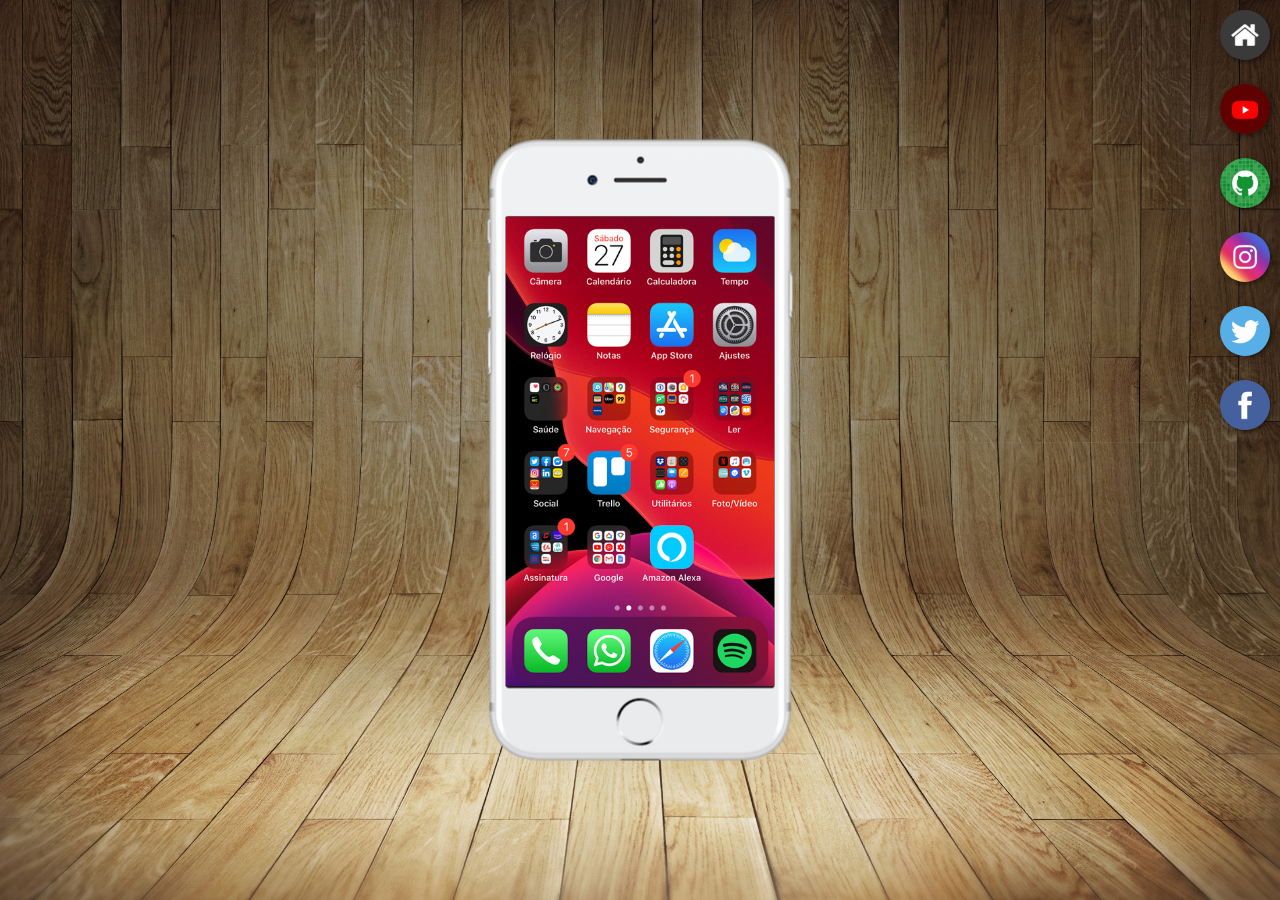
<file: index.html>
<!DOCTYPE html>
<html lang="pt-br">
<head>
    <meta charset="UTF-8">
    <meta name="viewport" content="width=device-width, initial-scale=1.0">
    <title>Document</title>
    <link rel="stylesheet" href="estilos/style.css">
    <link rel="shortcut icon" href="favicon.ico" type="image/x-icon">
</head>
<body>
   <main>
    <section id="telefone">
      <iframe src="home.html" name="tela" id="tela" frameborder="0">seu navegar não e compatível</iframe>
      
      </section>
      <section id="redes-sociais">
         <a href="home.html" target="tela"><img src="imagens/logo-home.jpg" alt="home"></a><br>
         <a href="youtube.html" target="tela"><img src="imagens/logo-youtube.jpg" 
         alt="Youtube"></a>
         <br>
         <a href="github.html" target="tela"><img src="imagens/logo-github.jpg" alt=""></a><br>
         <a href="instagram.html" target="tela"><img src="imagens/logo-instagram.jpg" alt="Instagram"></a><br>
         <a href="#" target="tela"><img src="imagens/logo-twitter.jpg" alt="logo-twitter"></a><br>
         <a href="#" target="tela"><img src="imagens/logo-facebook.jpg" alt=""></a>
      </section>
   </main>
</body>
</html>
</file>
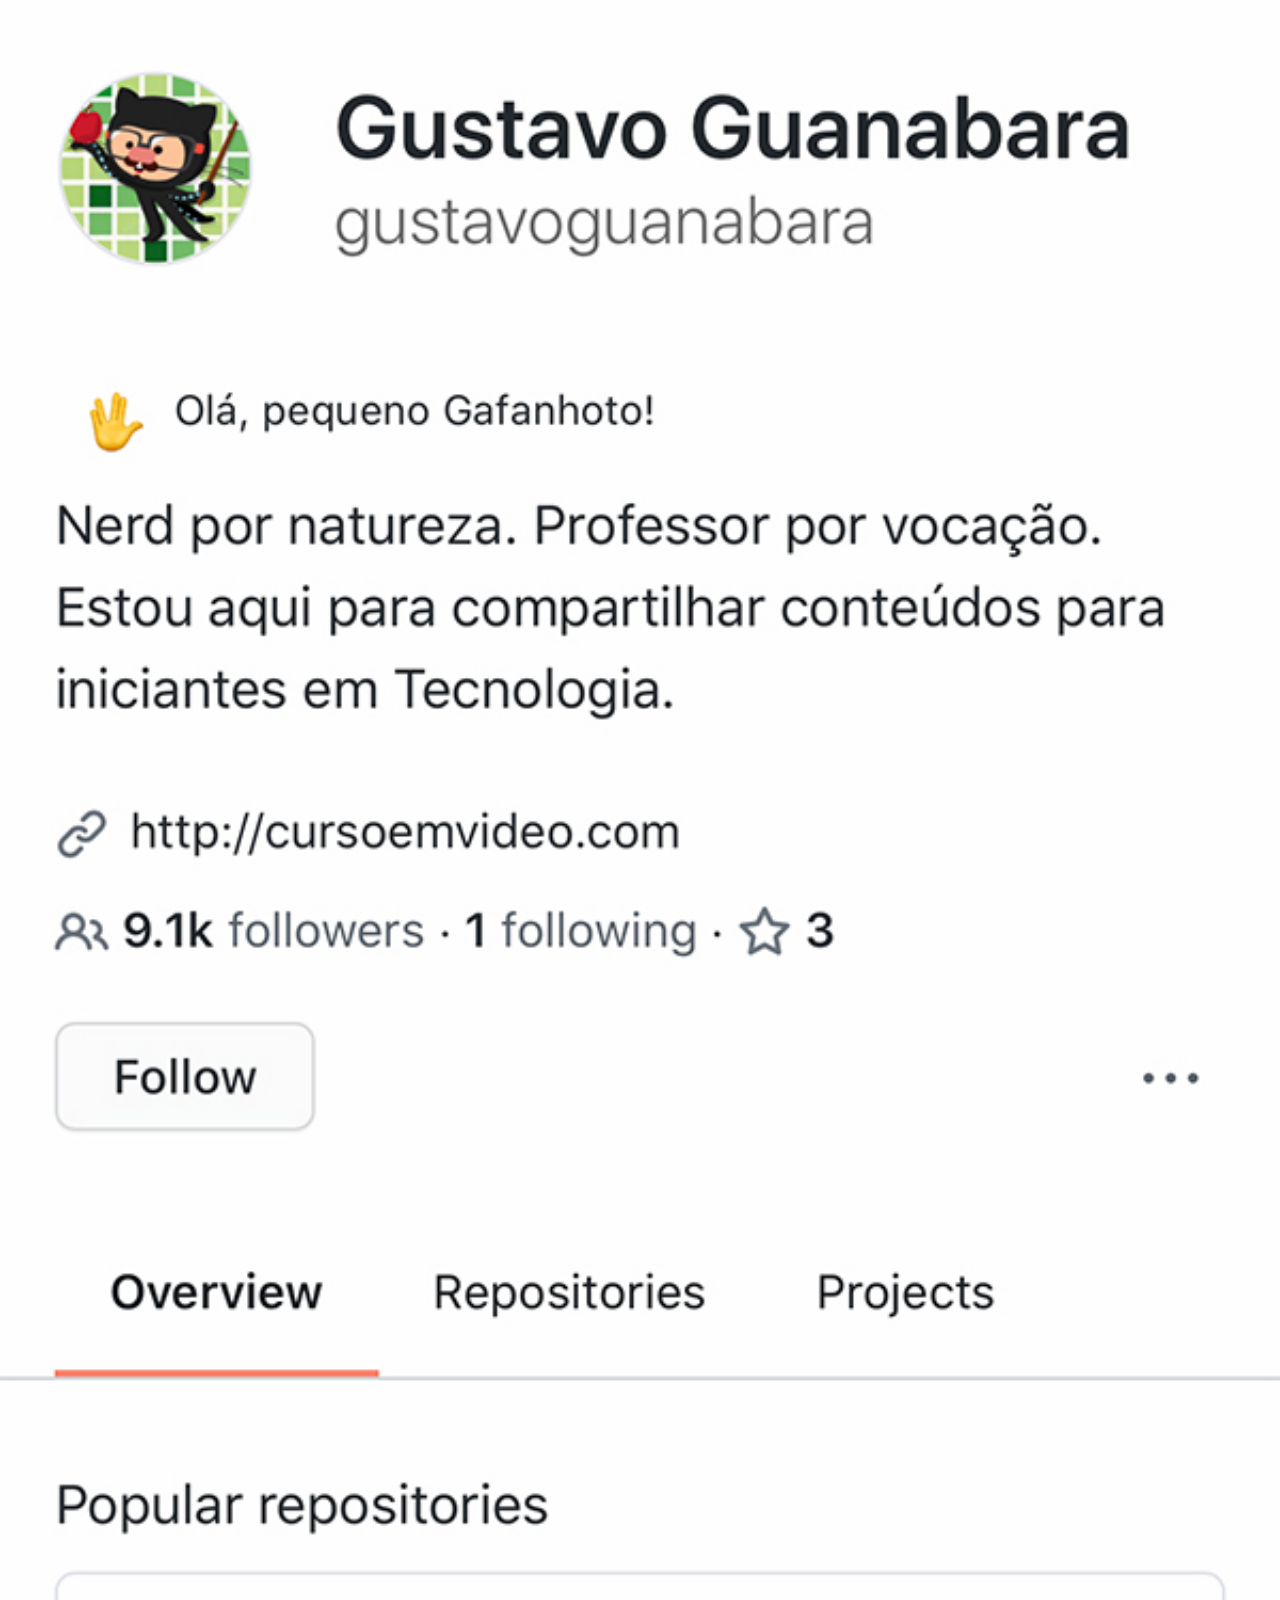
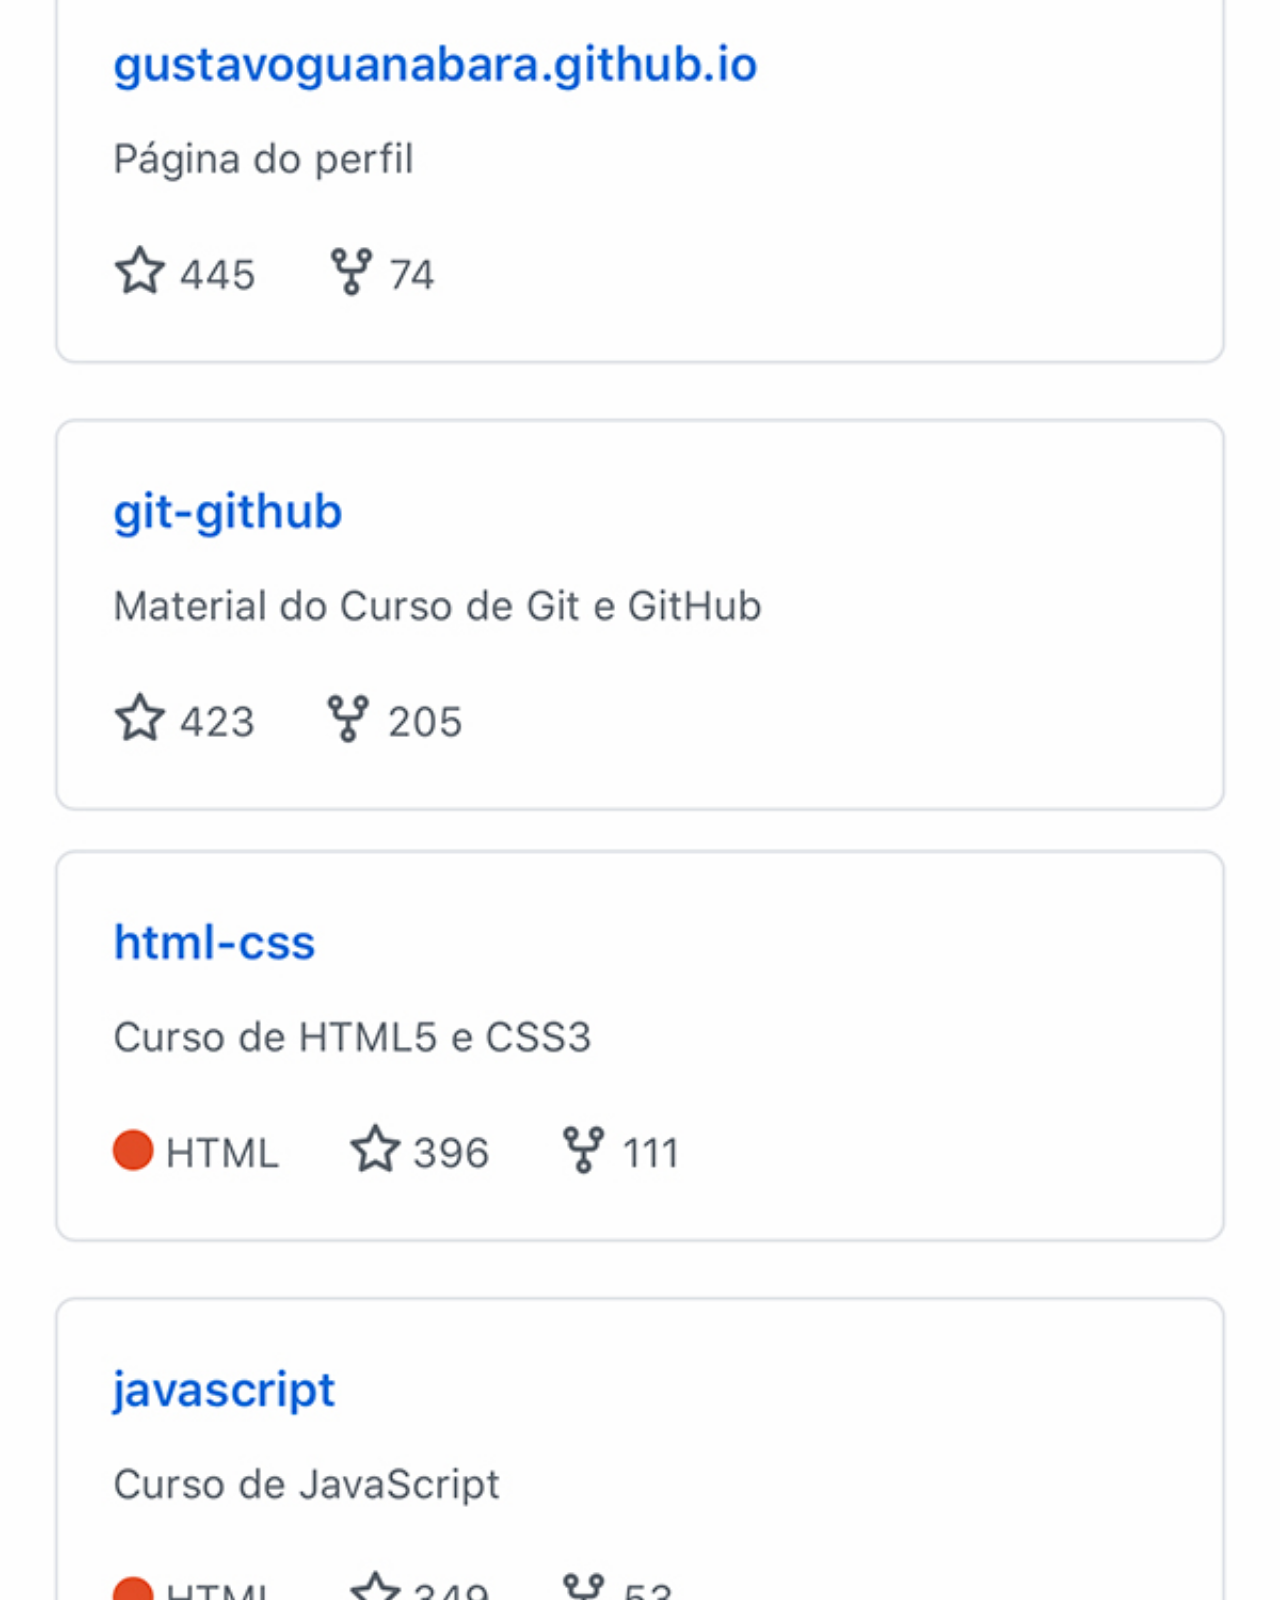
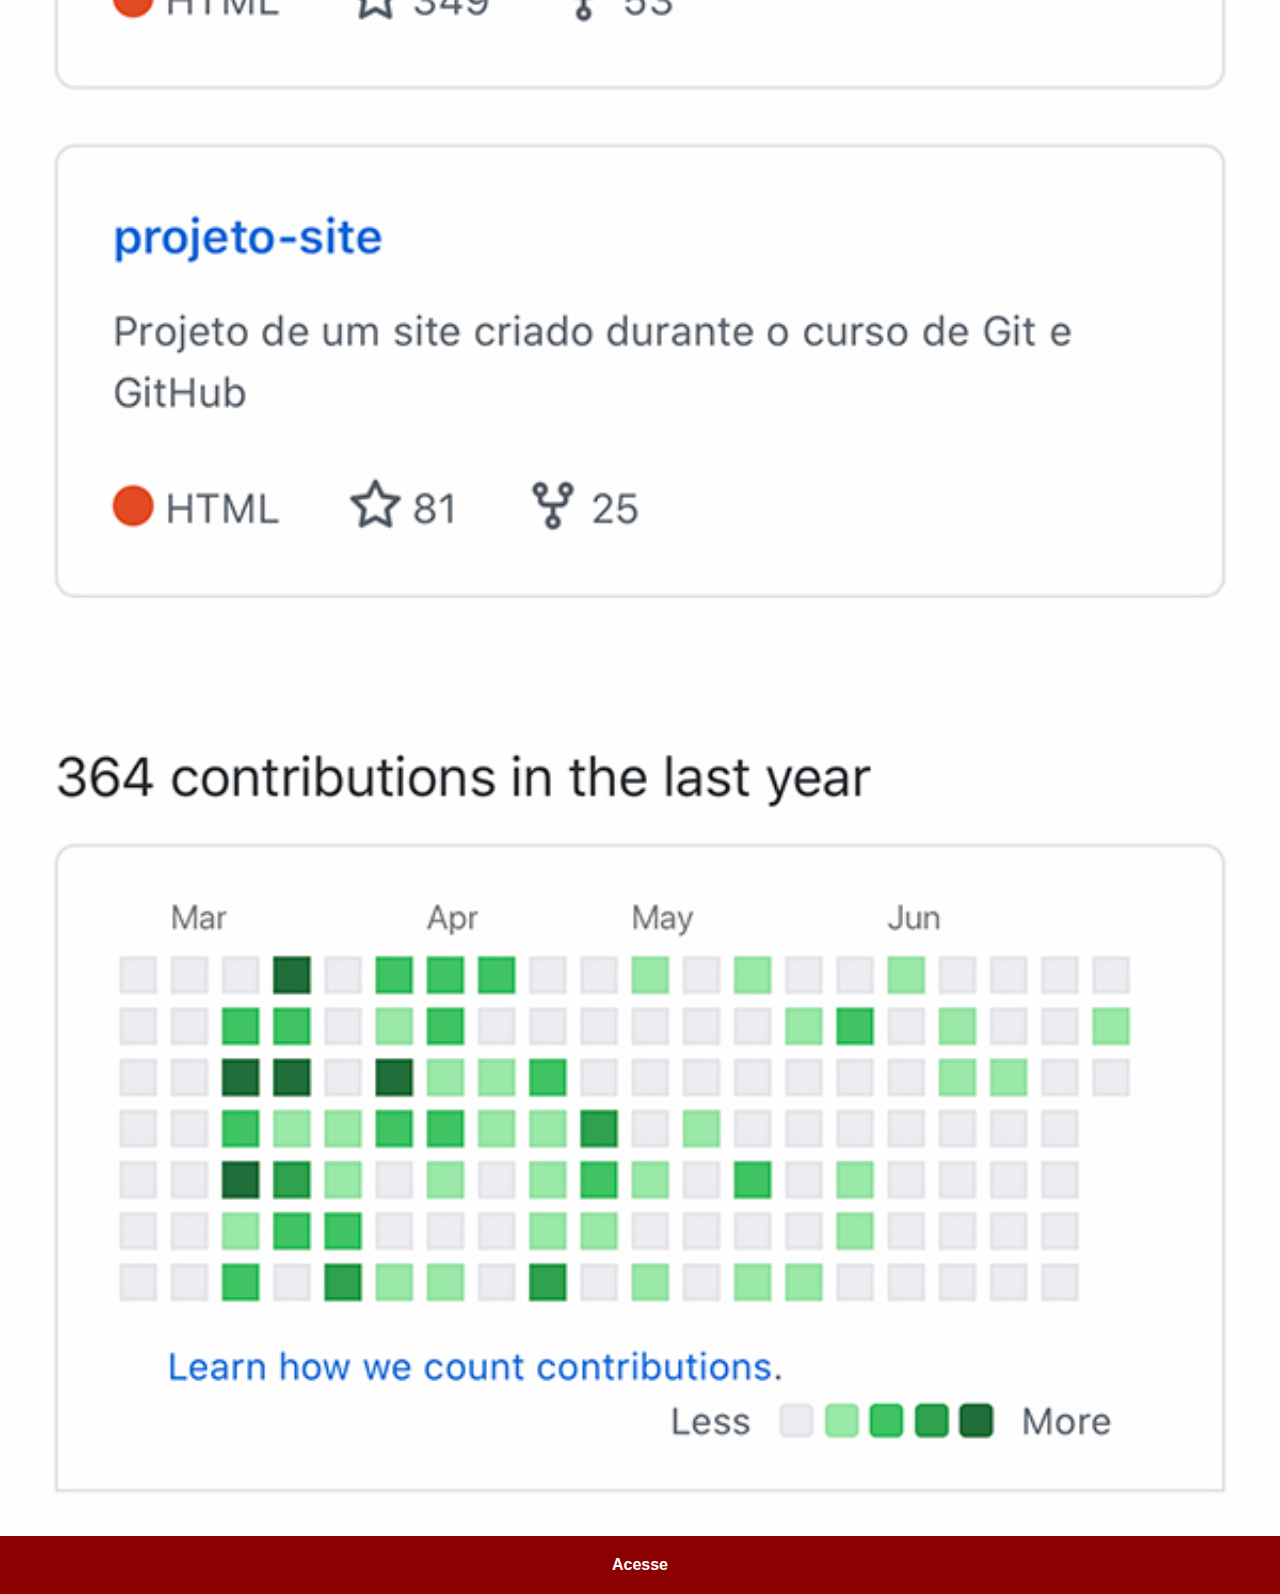
<file: github.html>
<!DOCTYPE html>
<html lang="en">
<head>
    <meta charset="UTF-8">
    <meta name="viewport" content="width=device-width, initial-scale=1.0">
    <title>github</title>
    <link rel="stylesheet" href="estilos/social.css">
</head>
<body>
    <img src="imagens/tela-github.jpg" alt="Github">
    <a href="https://github.com/gustavoguanabara" target="_blank">Acesse</a>
</body>
</html>
</file>
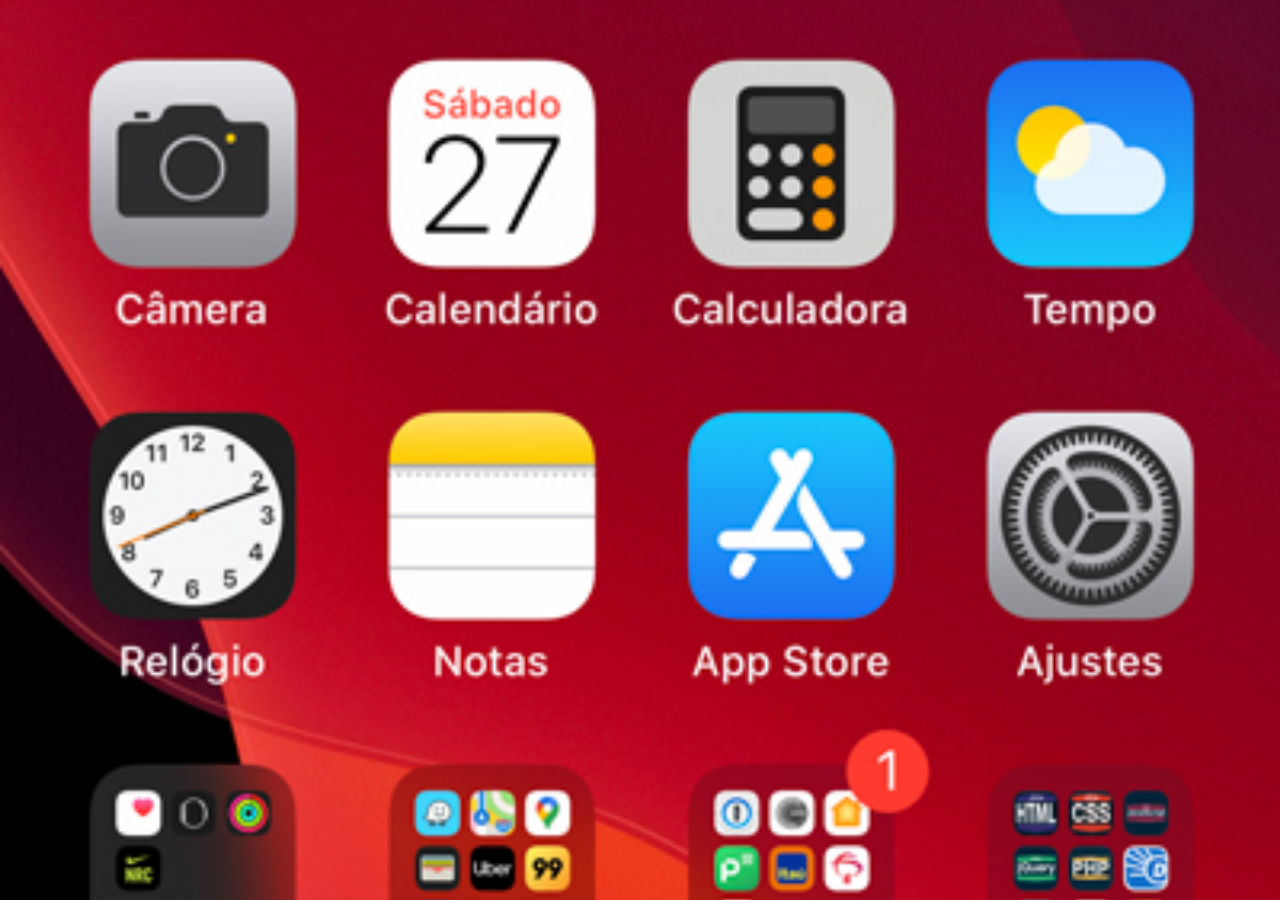
<file: home.html>
<!DOCTYPE html>
<html lang="pt-br">
<head>
    <meta charset="UTF-8">
    <meta name="viewport" content="width=device-width, initial-scale=1.0">
    <title>home</title>

</head>
<style>
    *{
        margin: 0px;
        padding: 0px;
    }
    body{
        width: 100vw;
        height: 100vh;
        background: black url(imagens/tela-home.jpg) no-repeat top center;
        background-size: cover;
    }
</style>
<body>
    
</body>
</html>
</file>
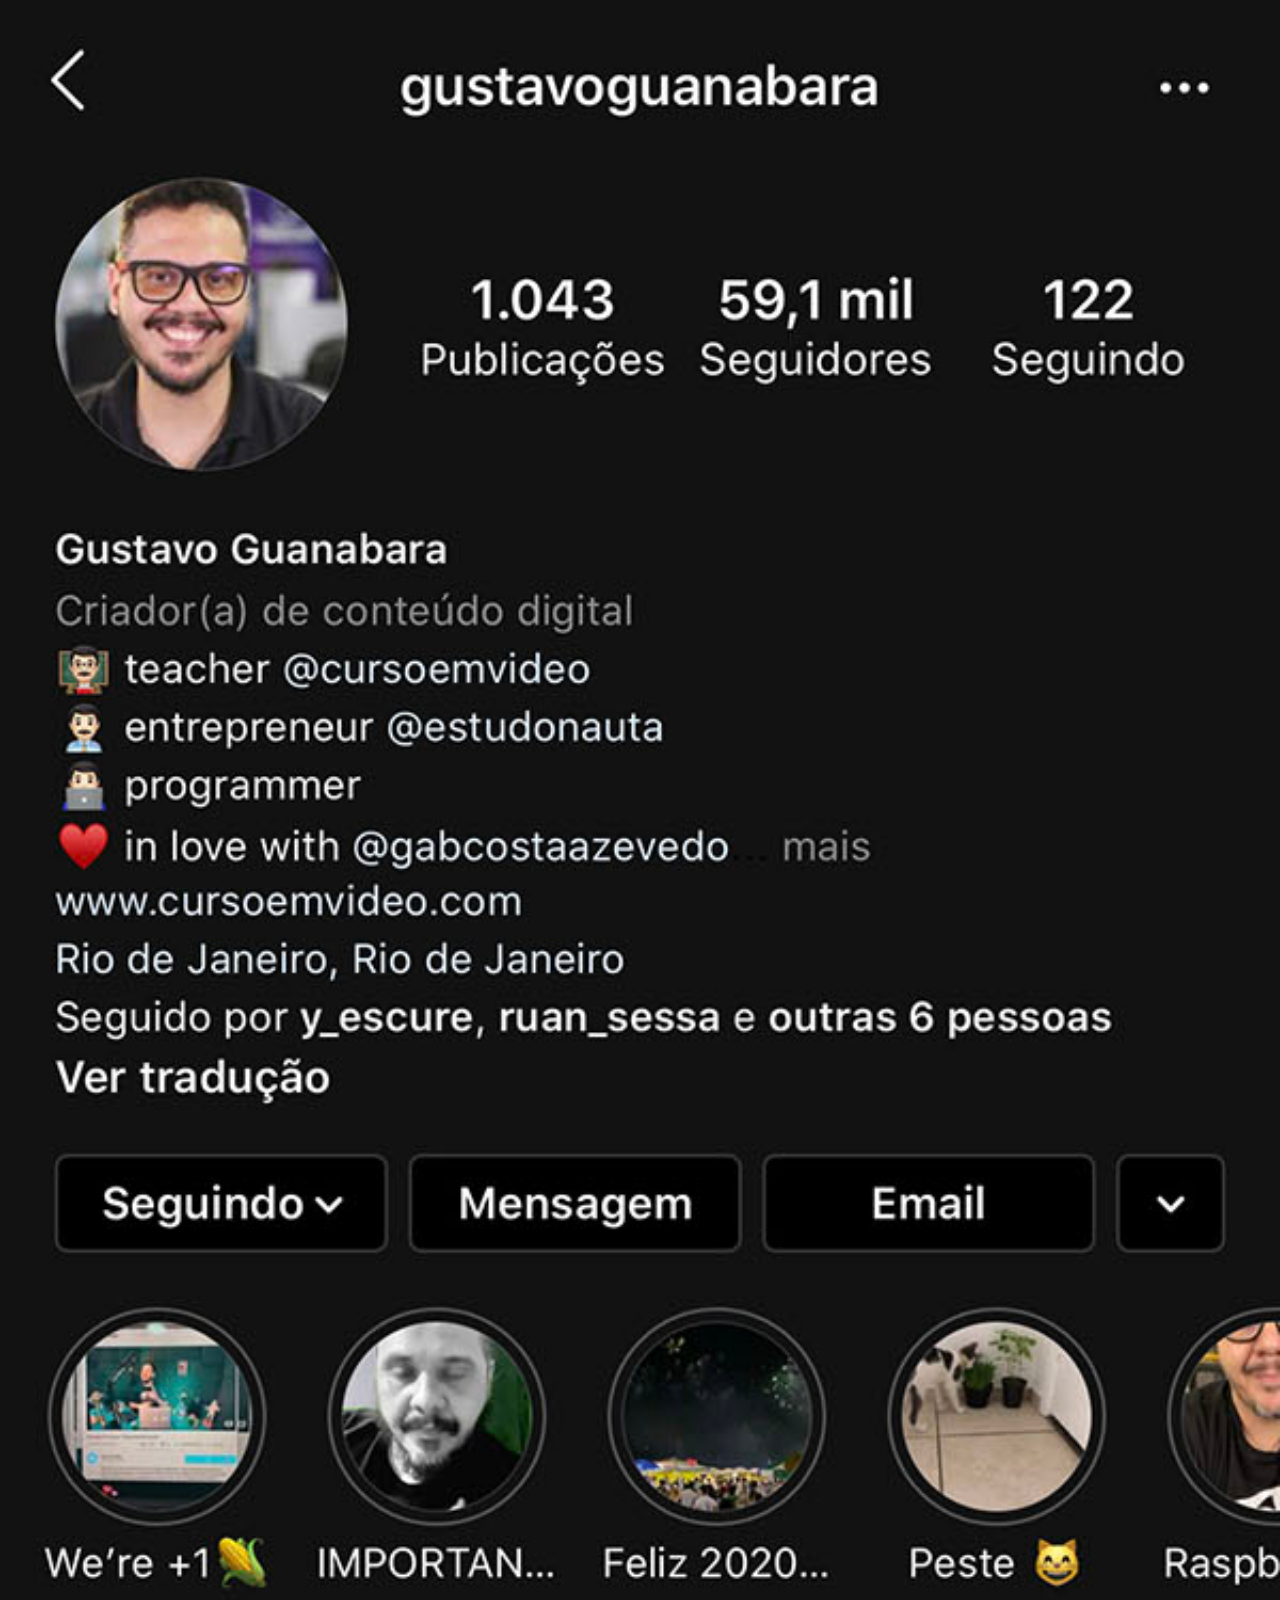
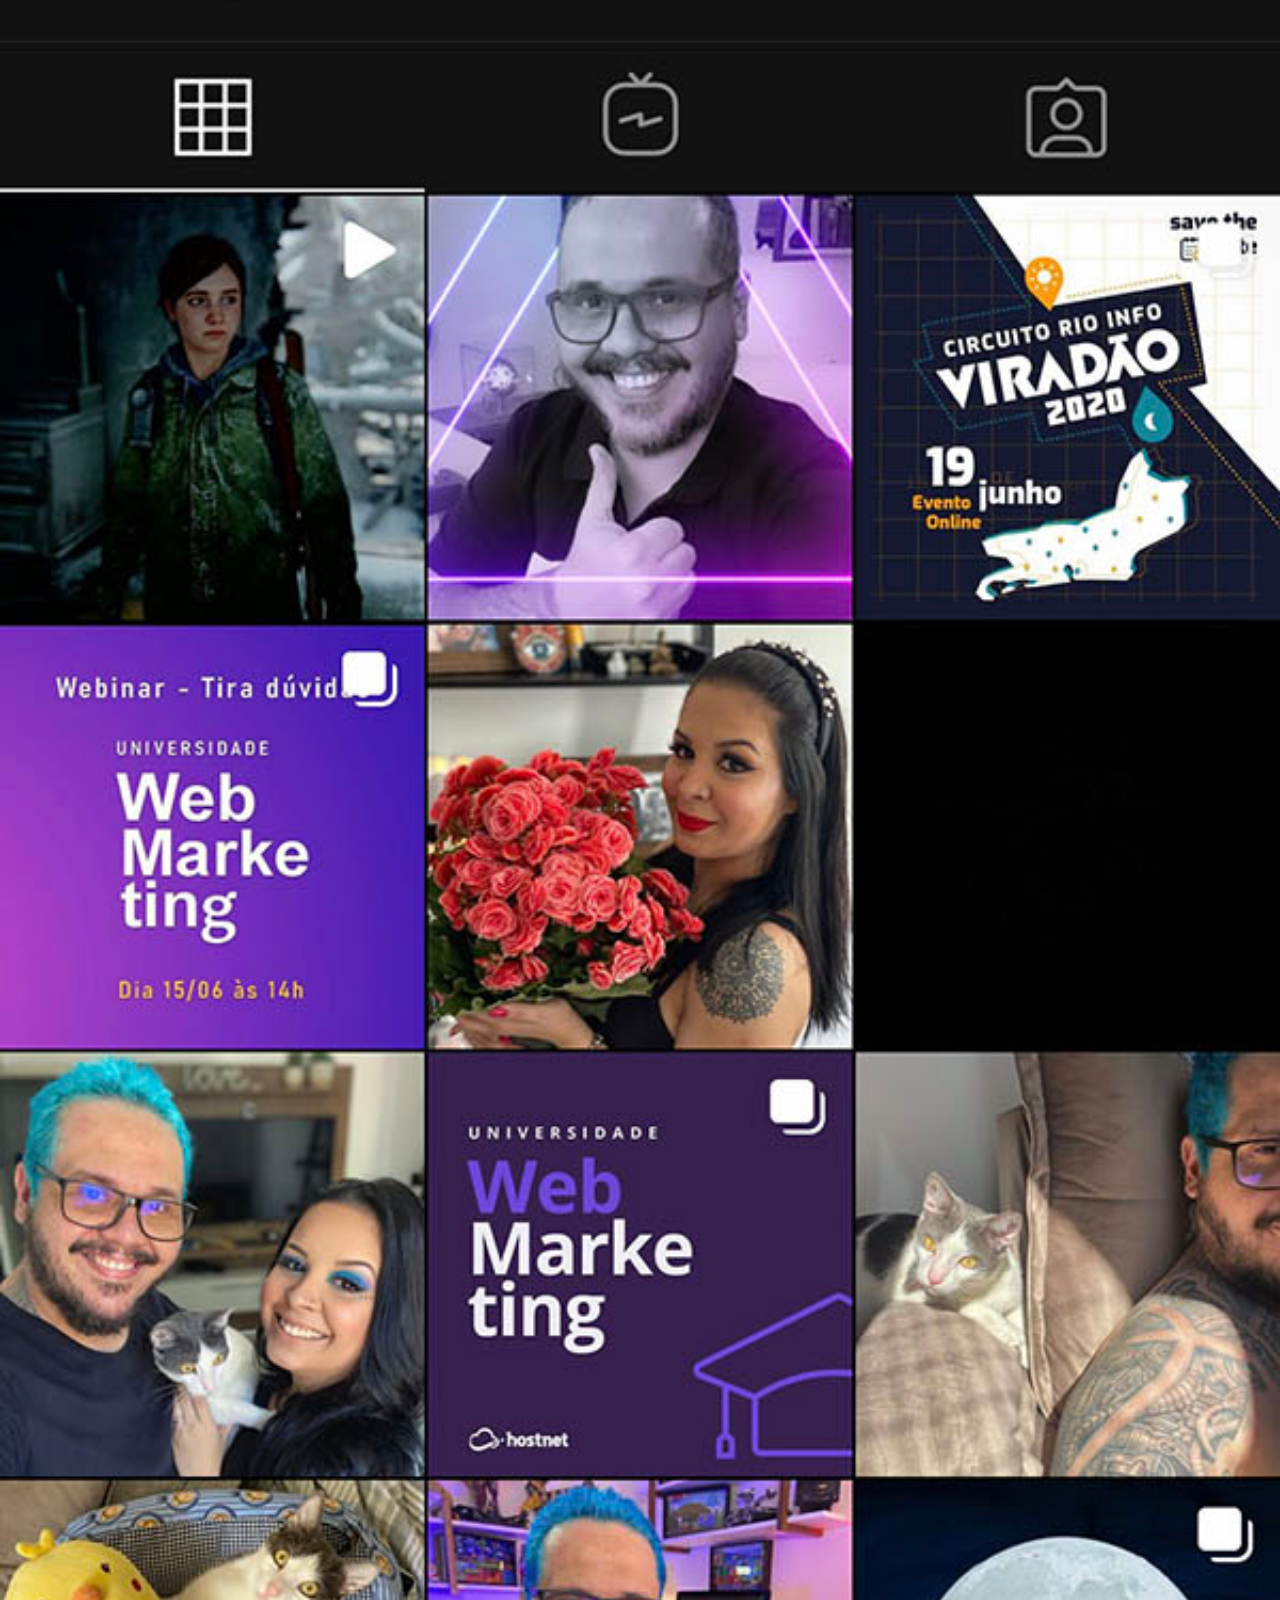
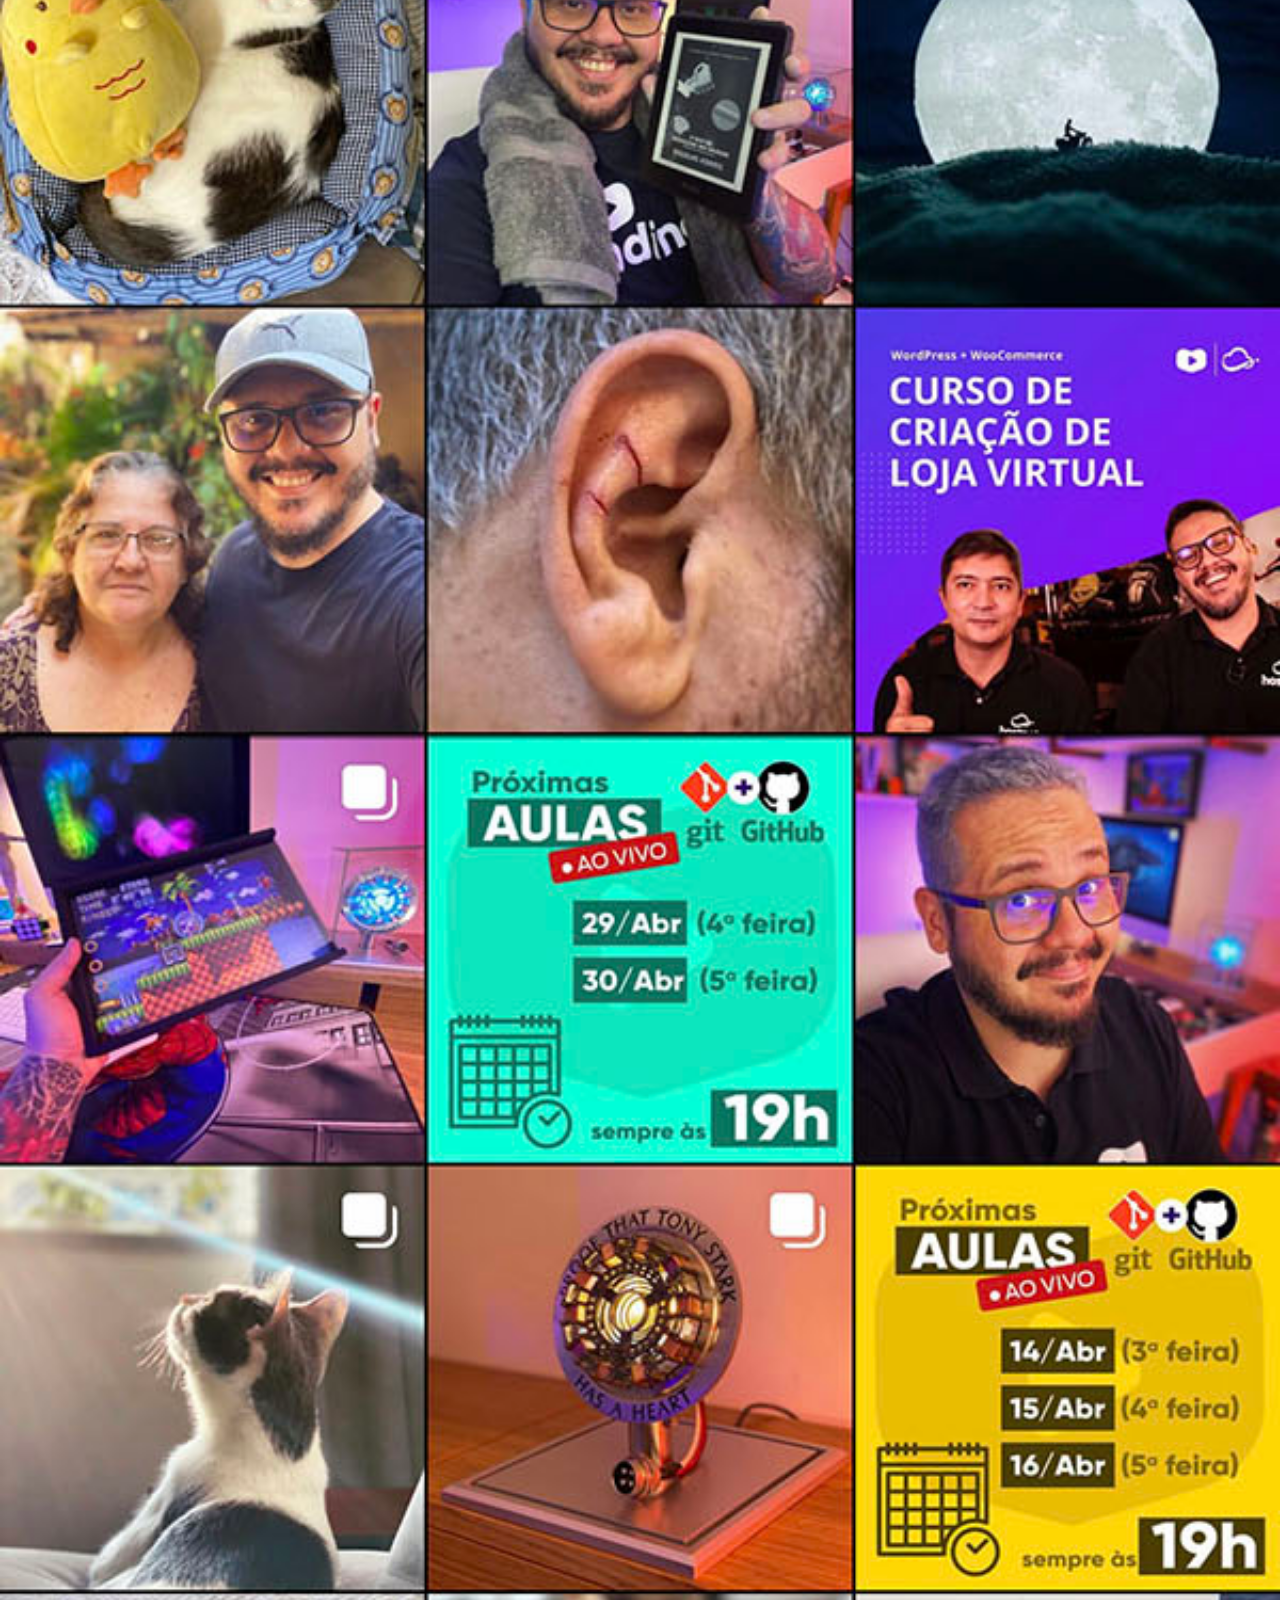
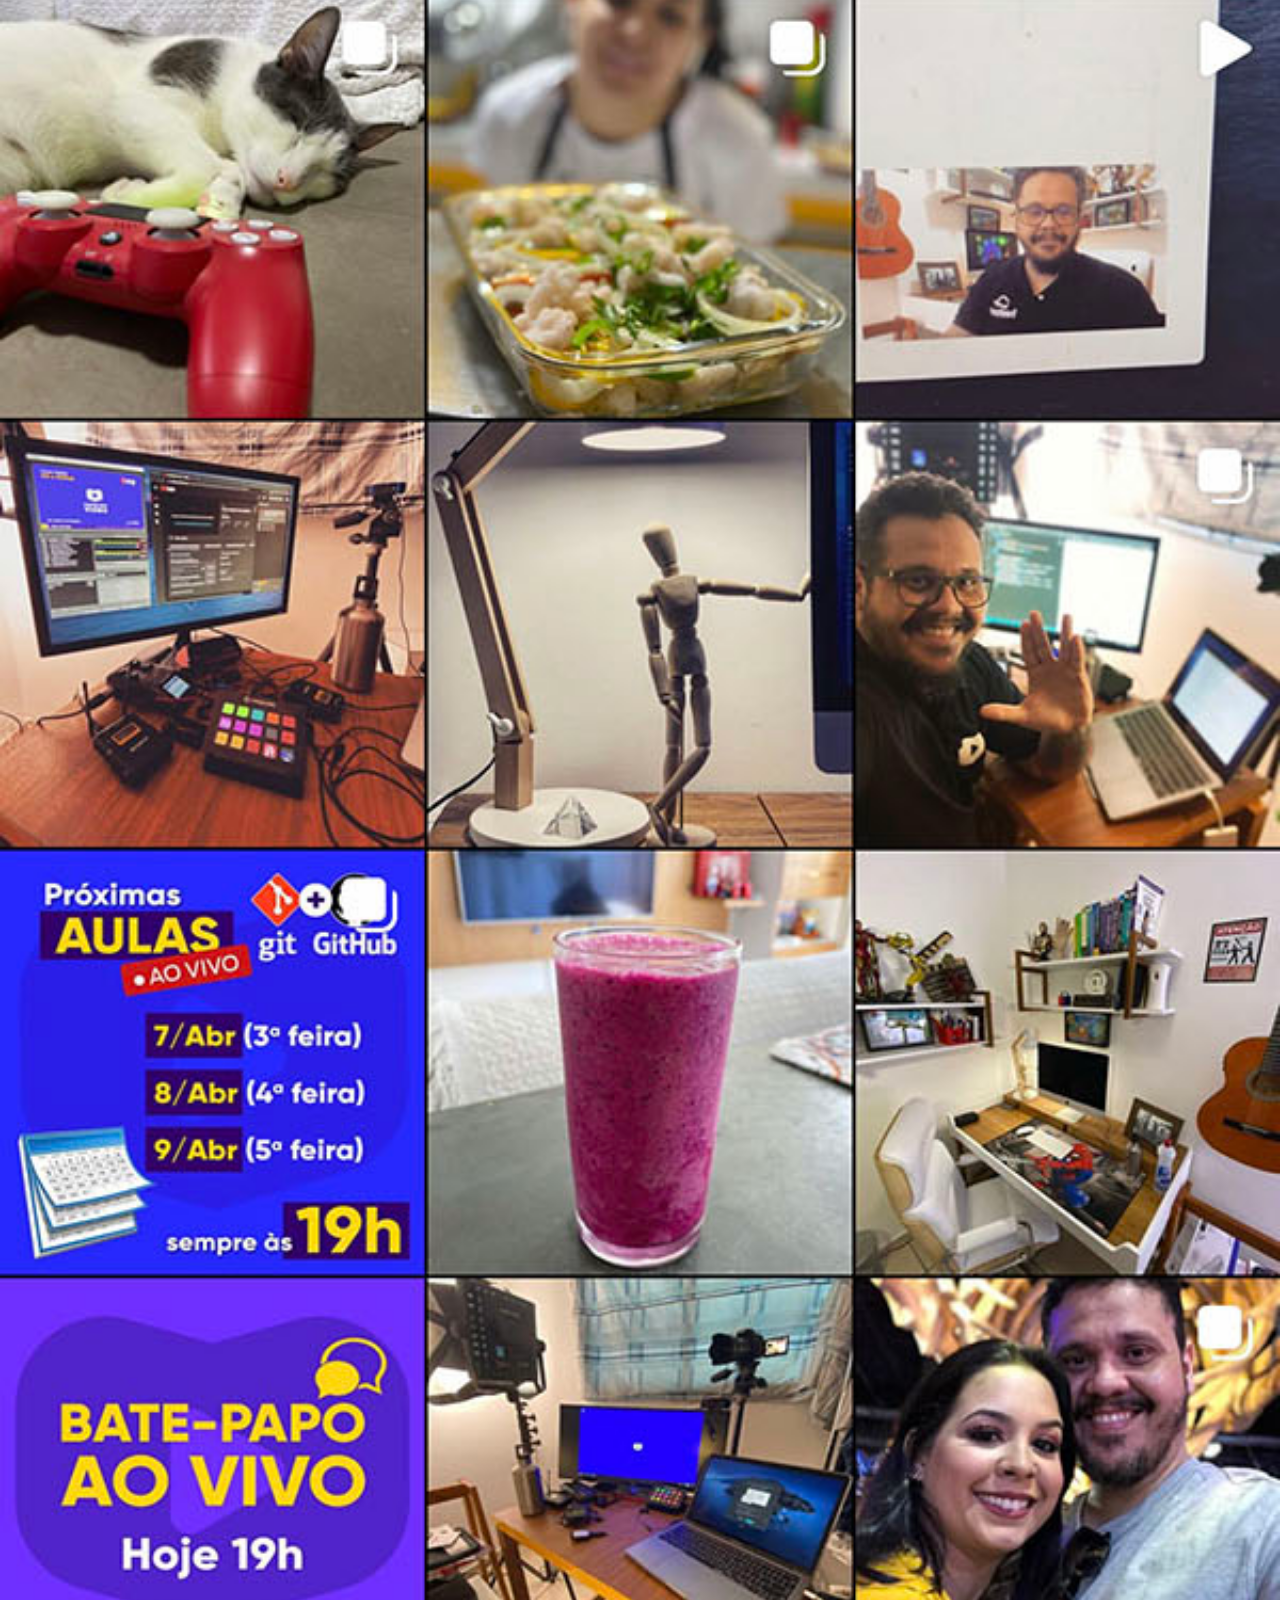
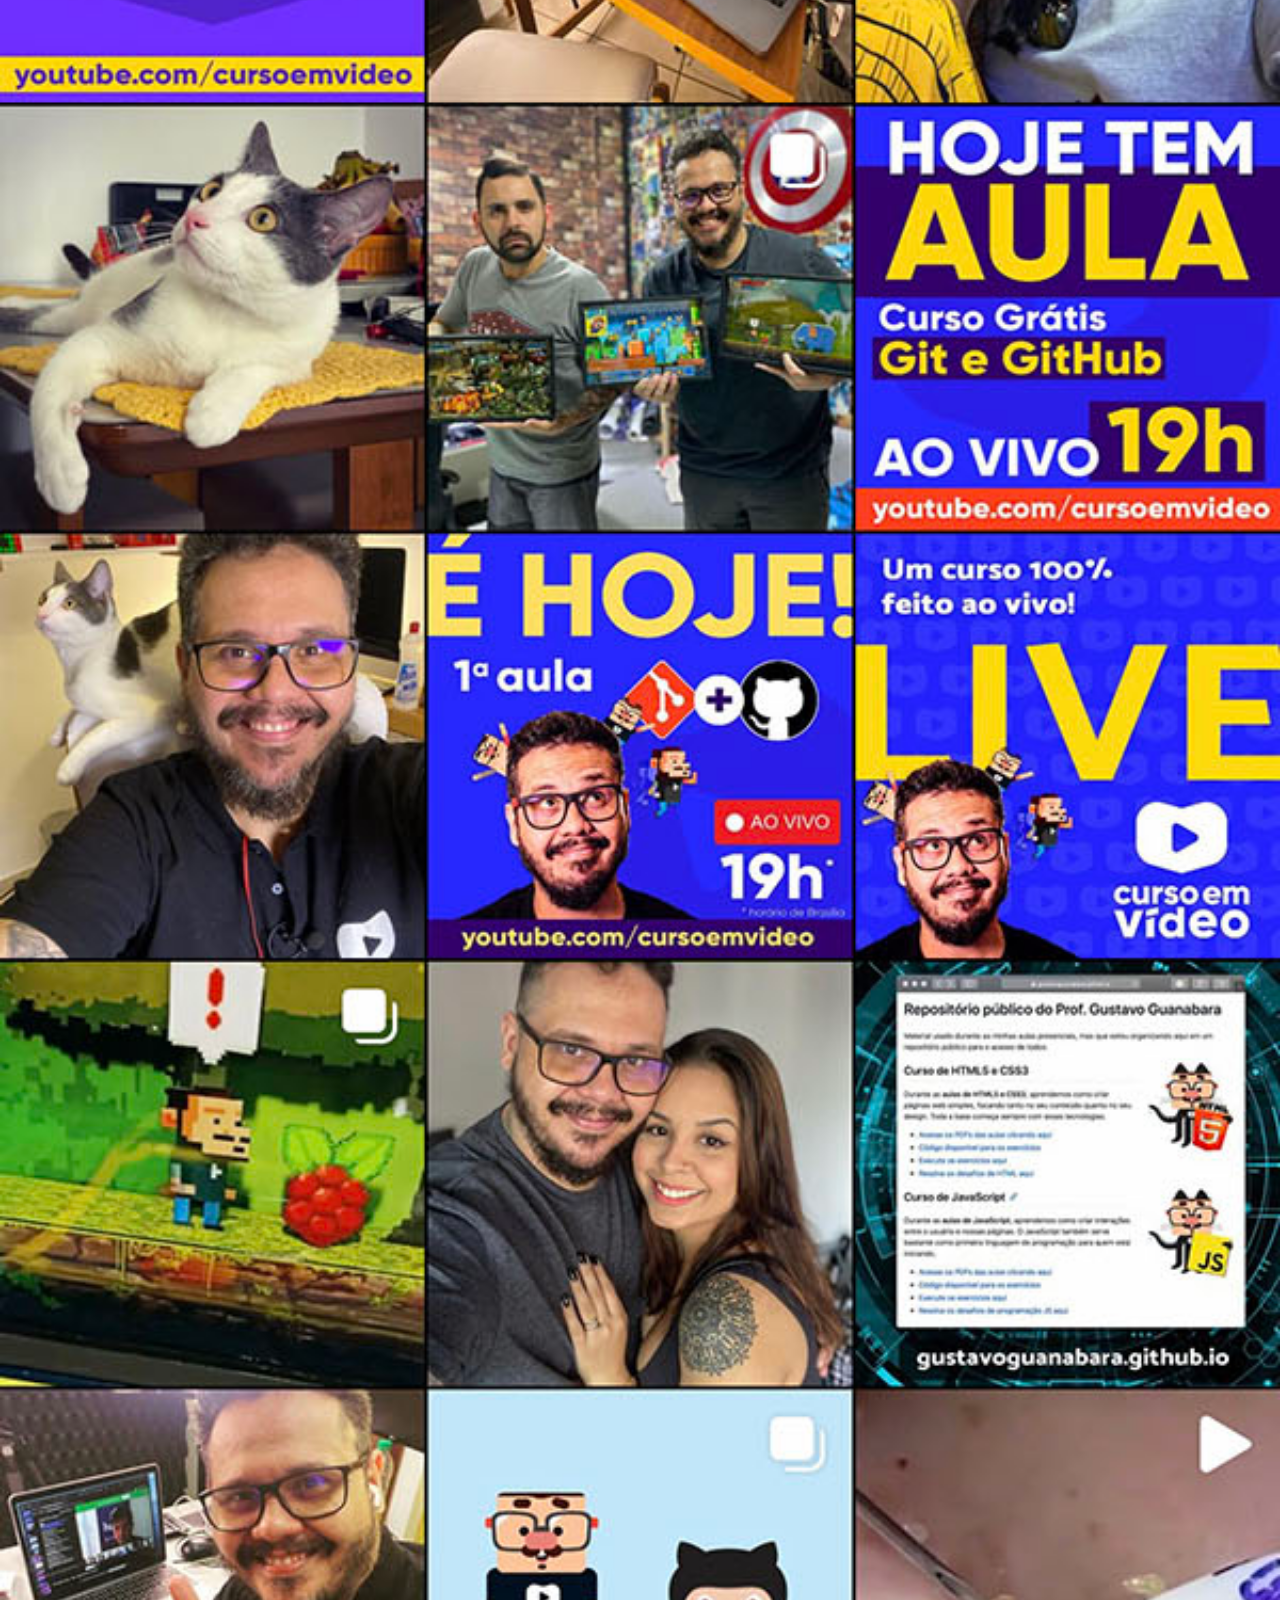
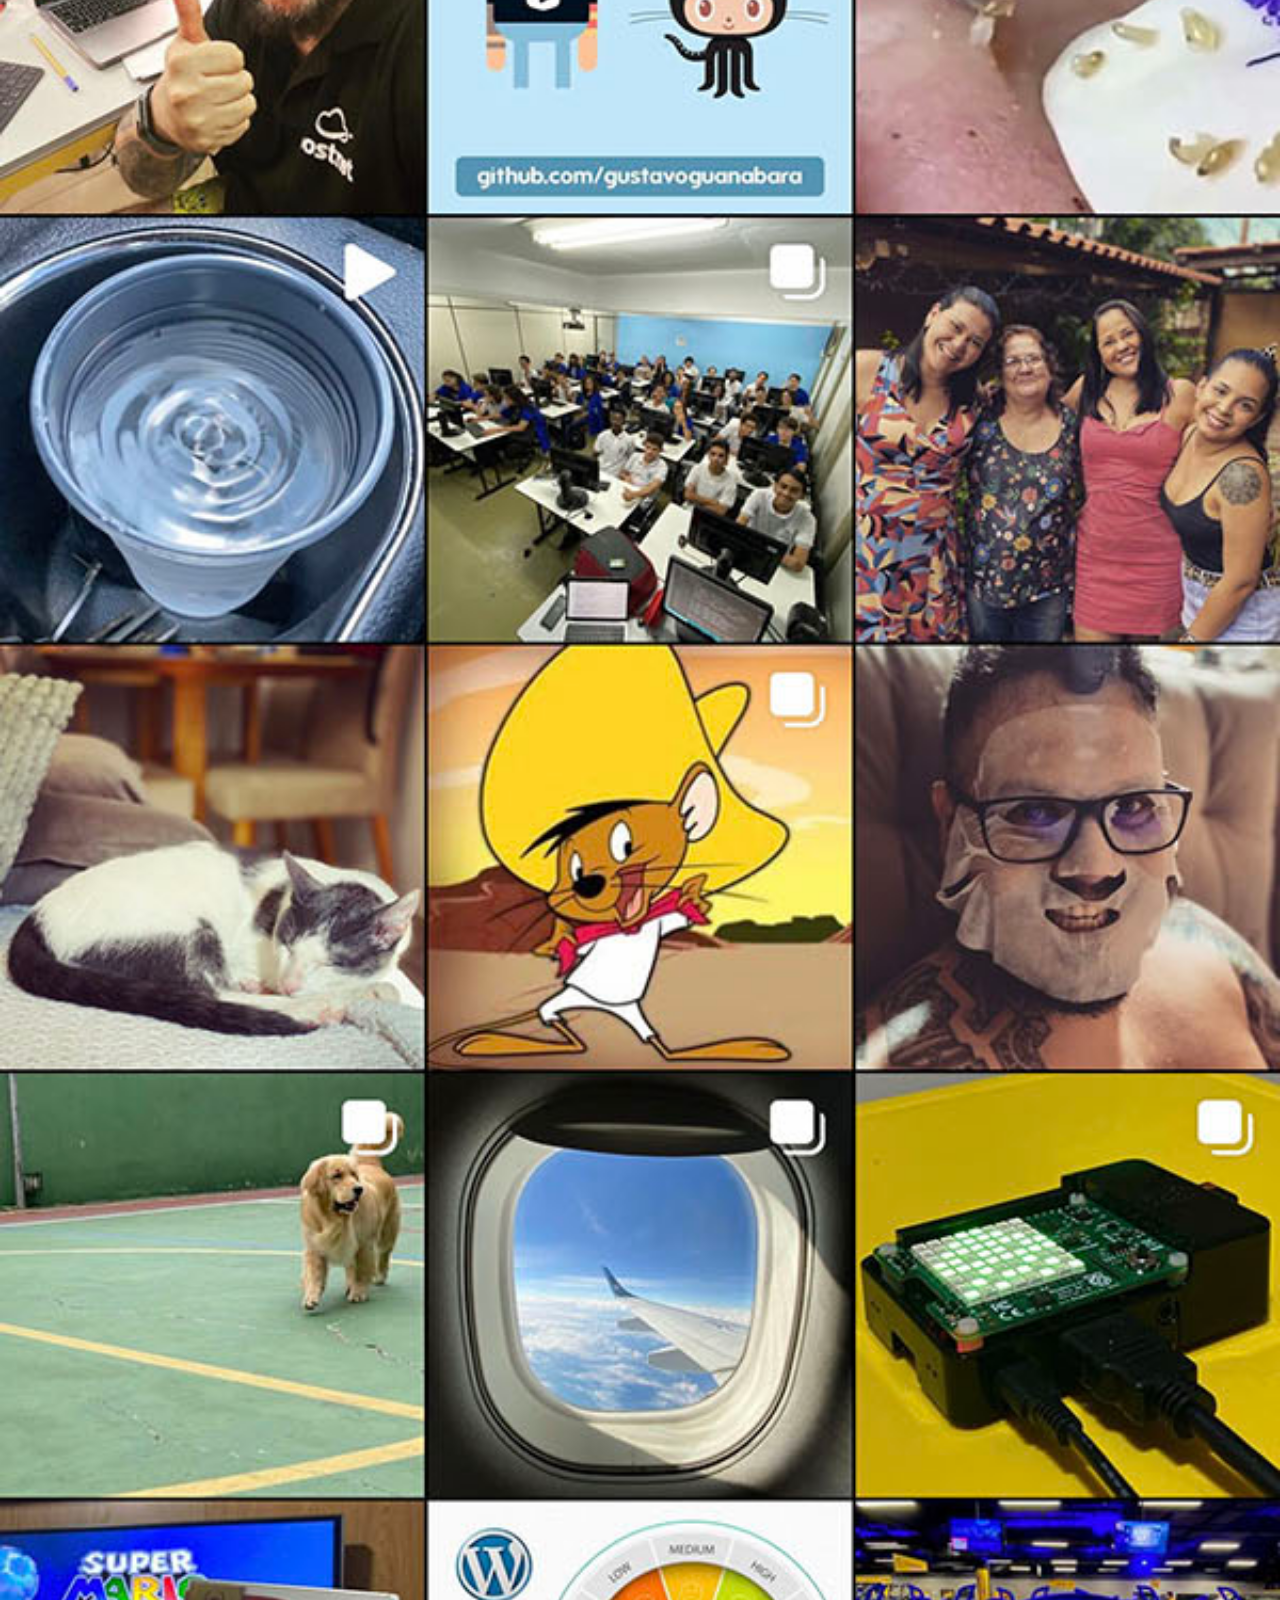
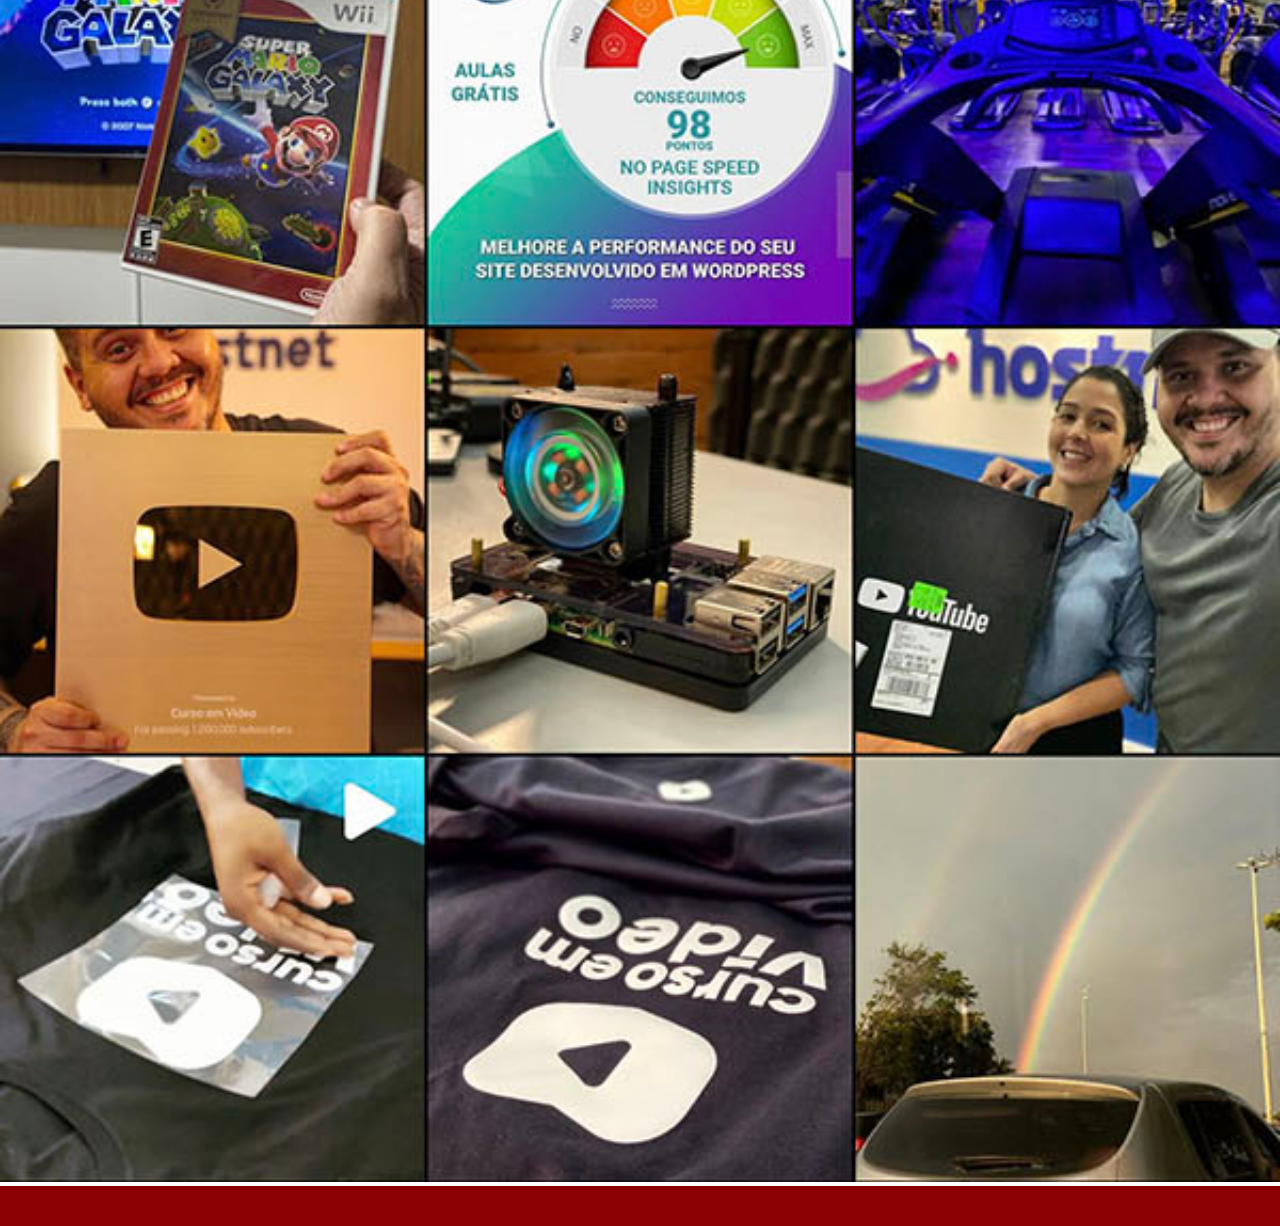
<file: instagram.html>
<!DOCTYPE html>
<html lang="pt-br">
<head>
    <meta charset="UTF-8">
    <meta name="viewport" content="width=device-width, initial-scale=1.0">
    <title>Instagram</title>
    <link rel="stylesheet" href="estilos/social.css">
</head>
<body>
    <img src="imagens/tela-instagram.jpg" alt="Instagram">
    <a href="https://www.instagram.com/gustavoguanabara/?hl=pt" target="_blank"></a>
</body>
</html>
</file>
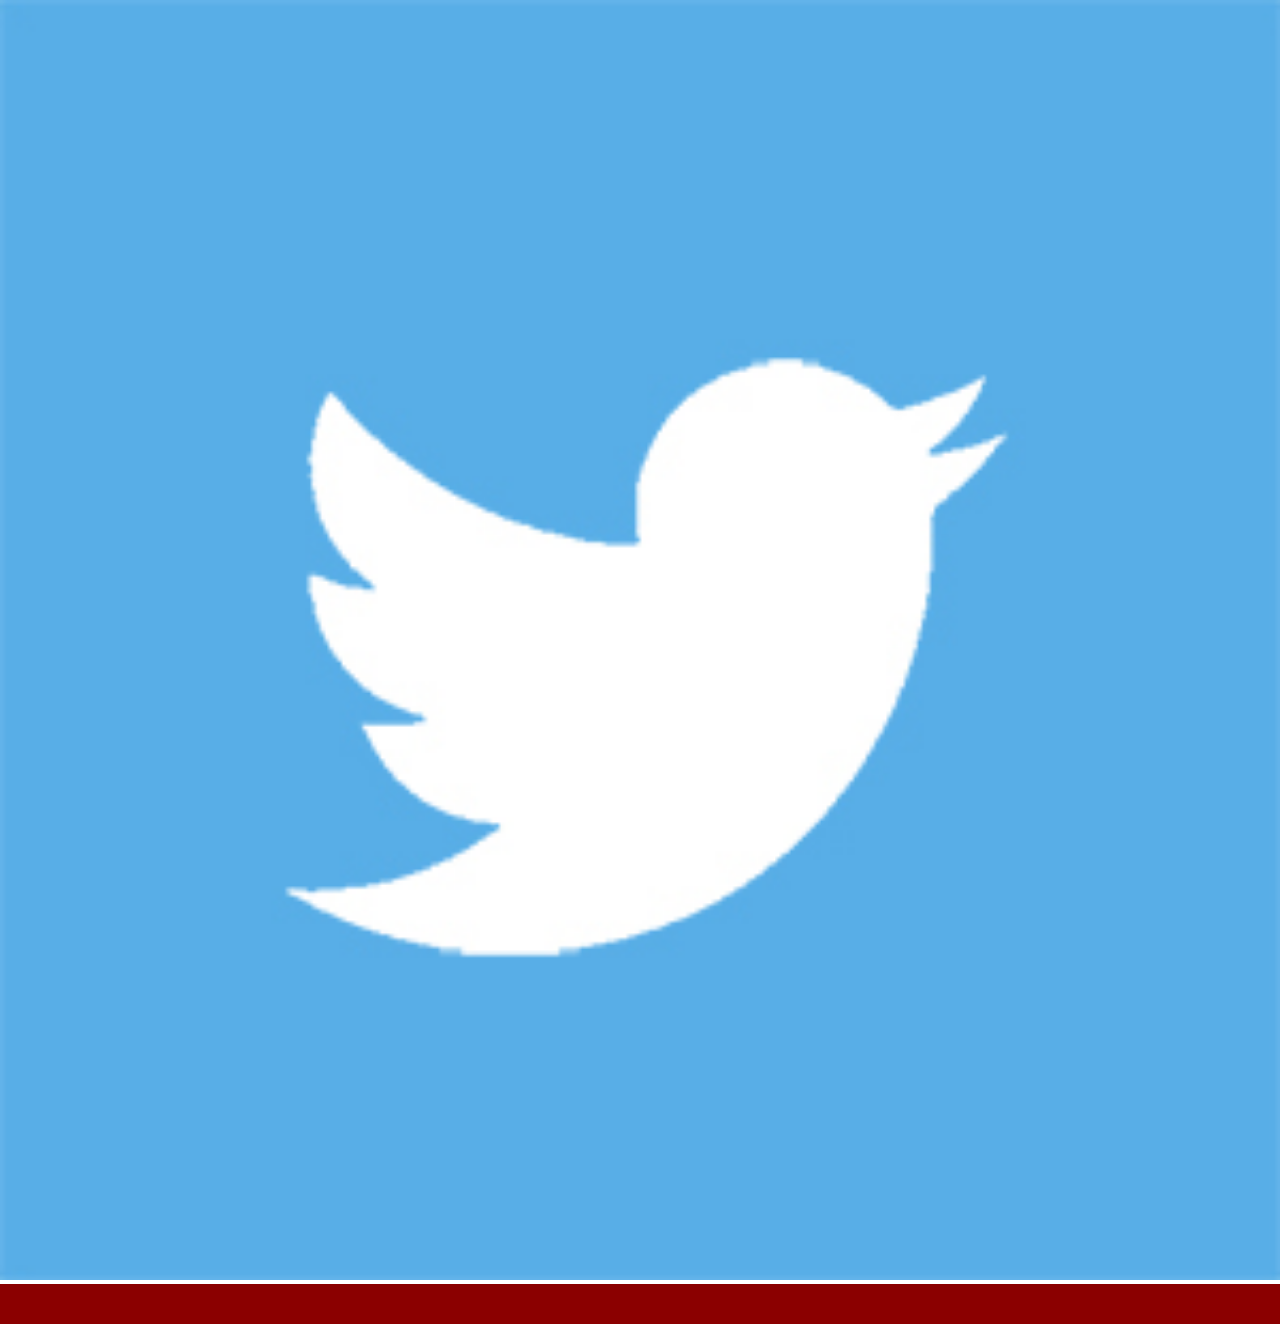
<file: twitter.html>
<!DOCTYPE html>
<html lang="en">
<head>
    <meta charset="UTF-8">
    <meta name="viewport" content="width=device-width, initial-scale=1.0">
    <title>twitter</title>
    <link rel="stylesheet" href="estilos/social.css">
</head>
<body>
    <img src="imagens/logo-twitter.jpg" alt="twitter">
    <a href=""></a>
</body>
</html>
</file>
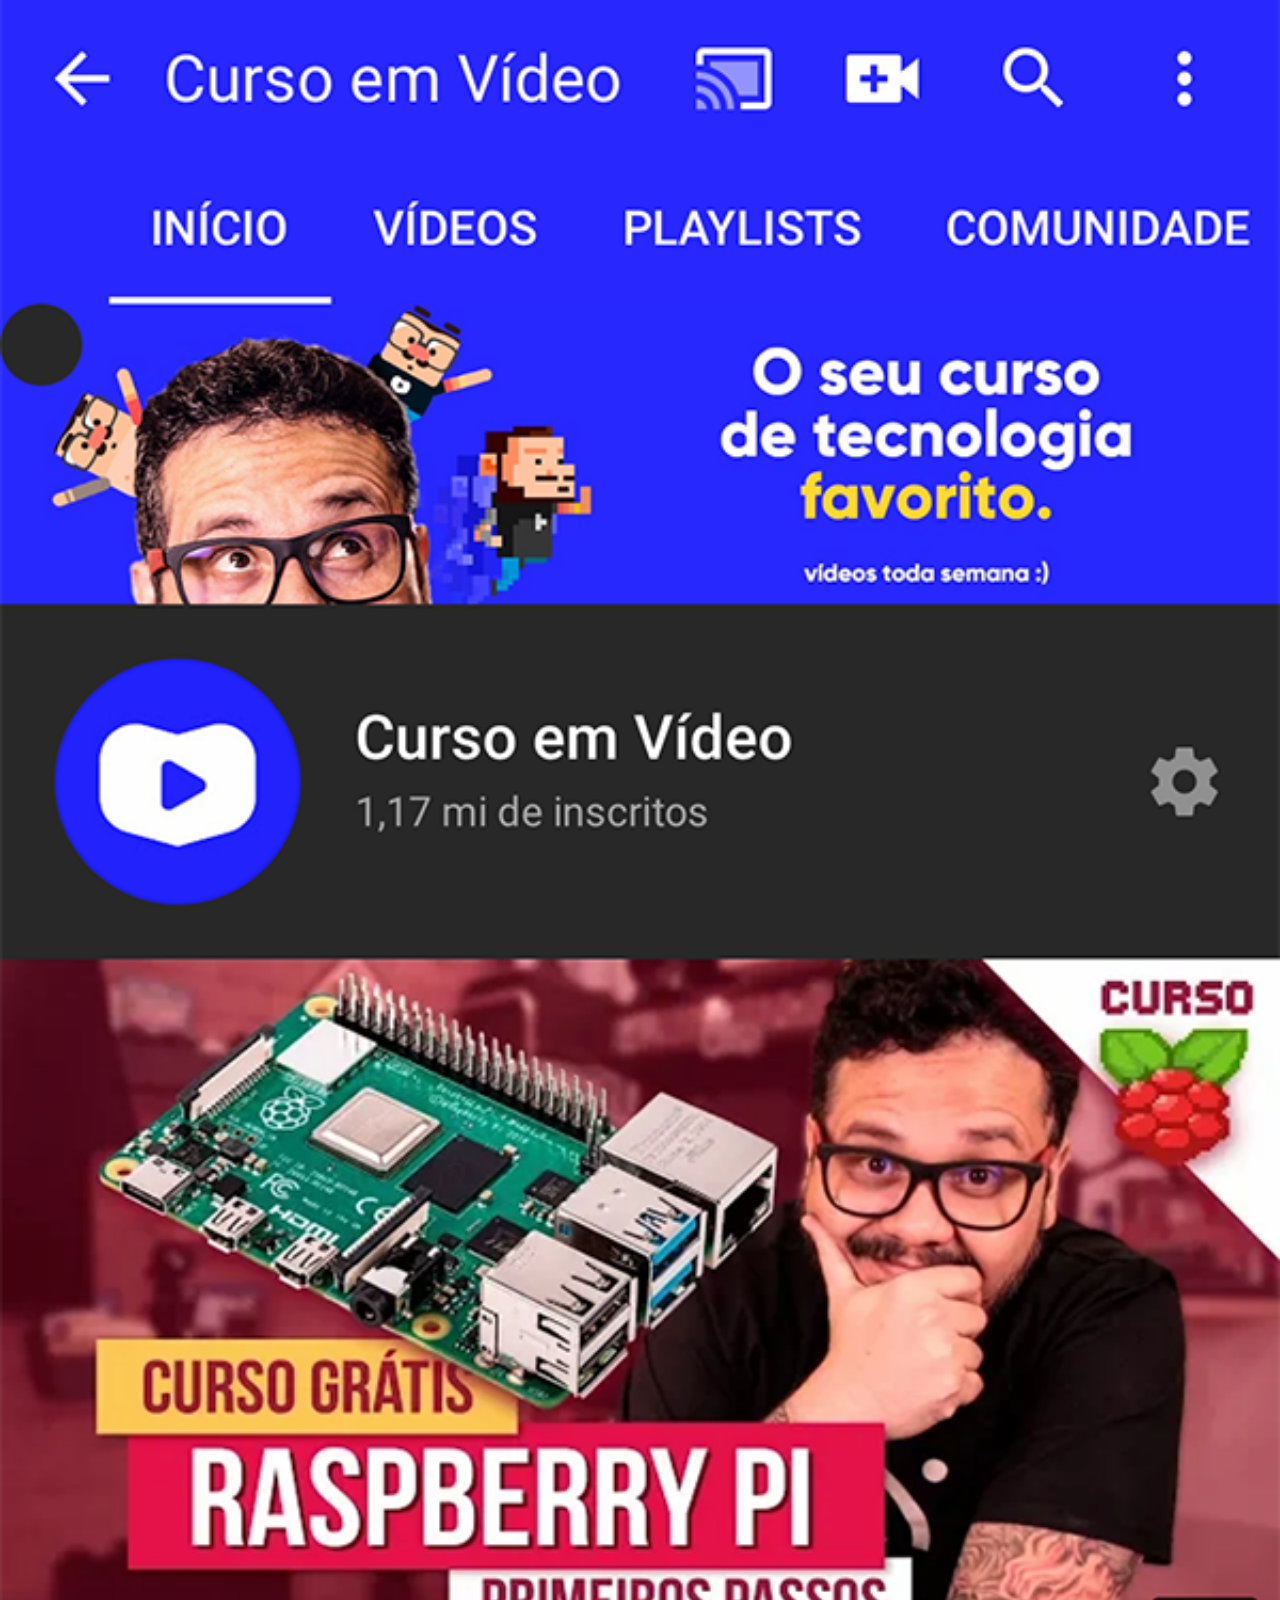
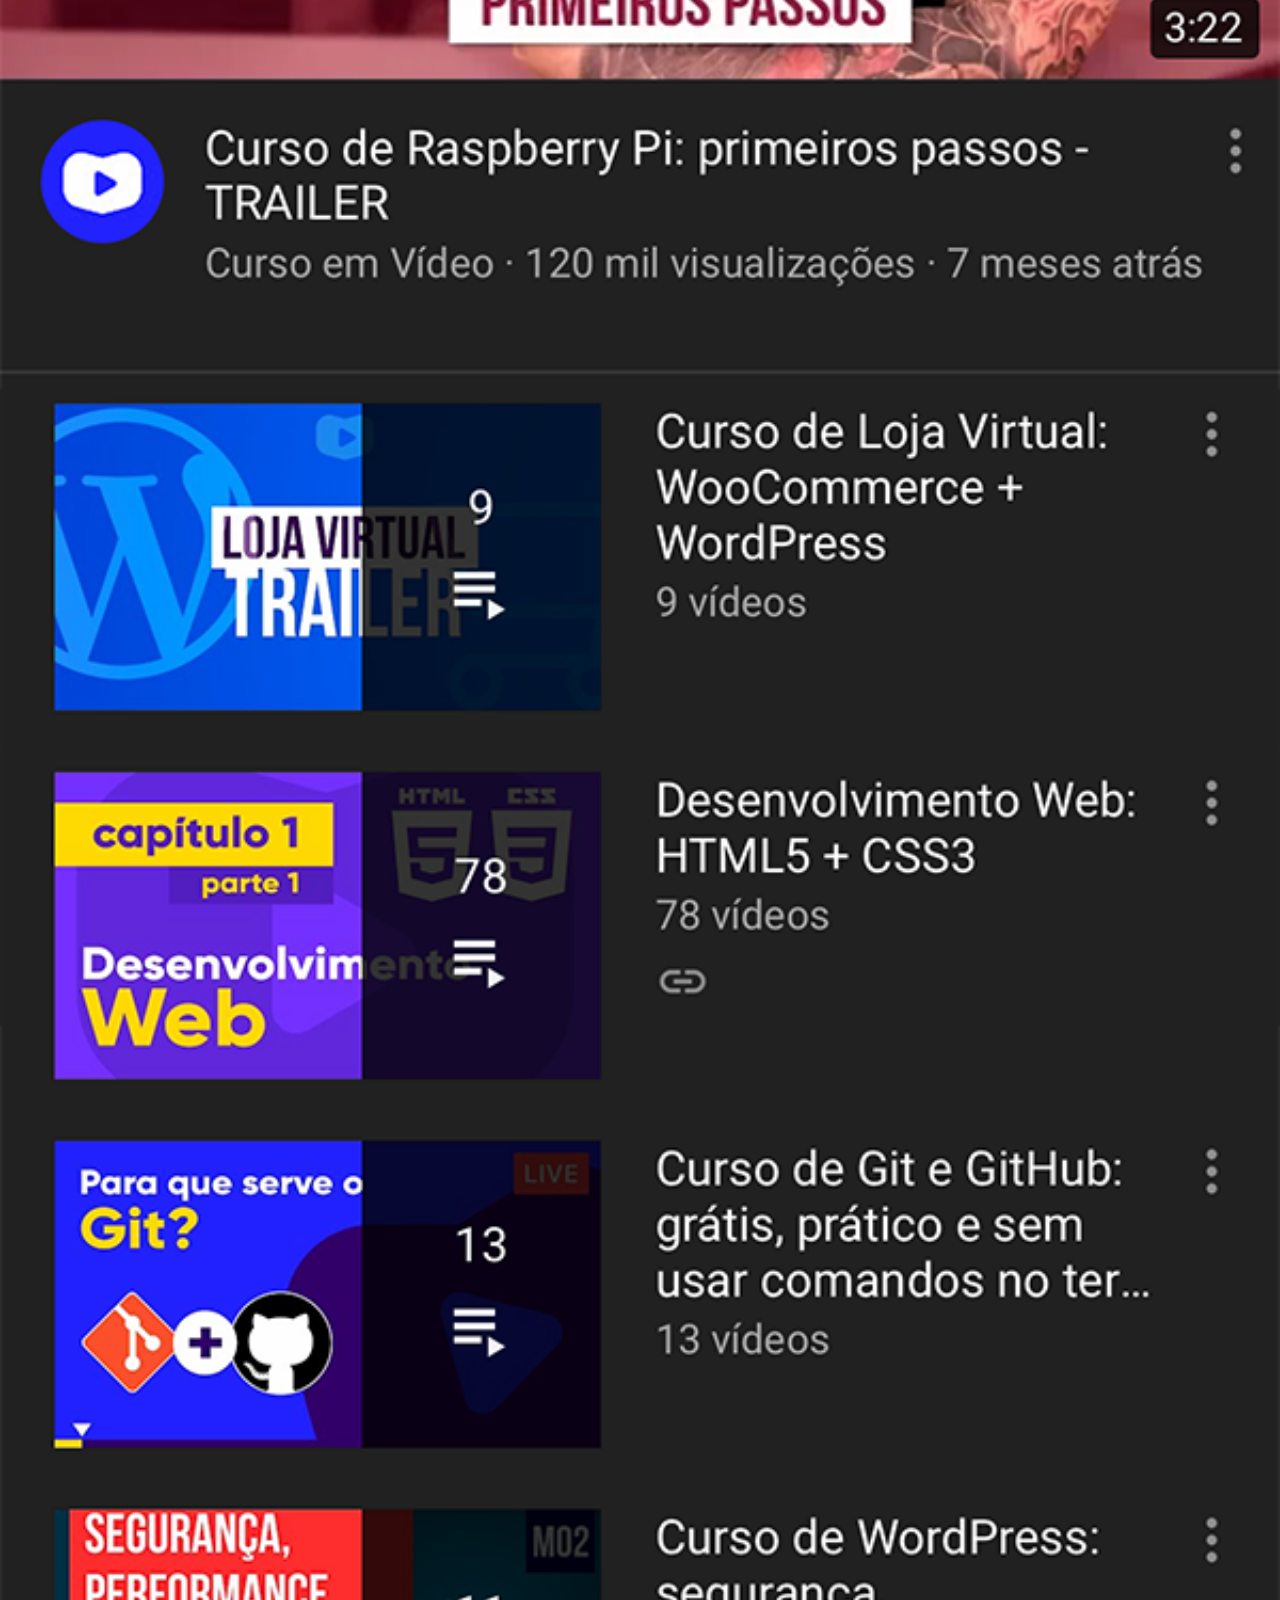
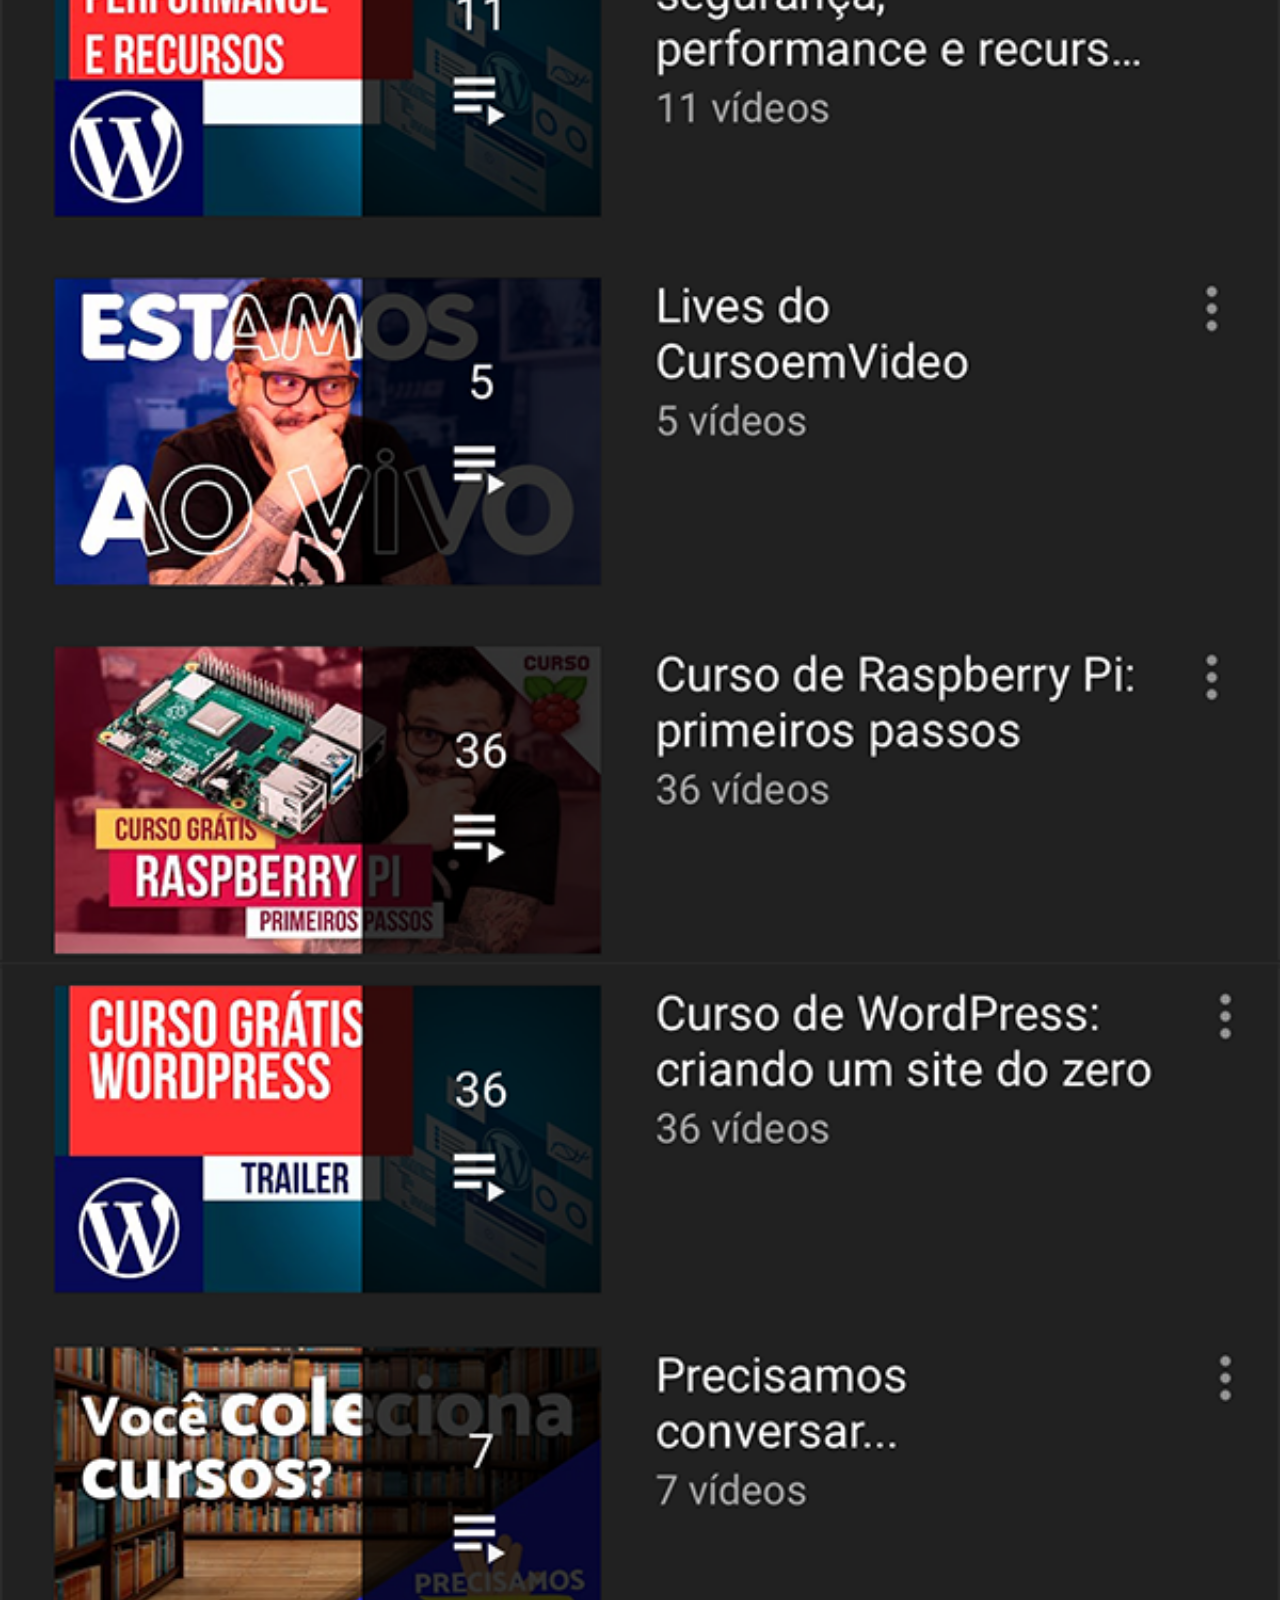
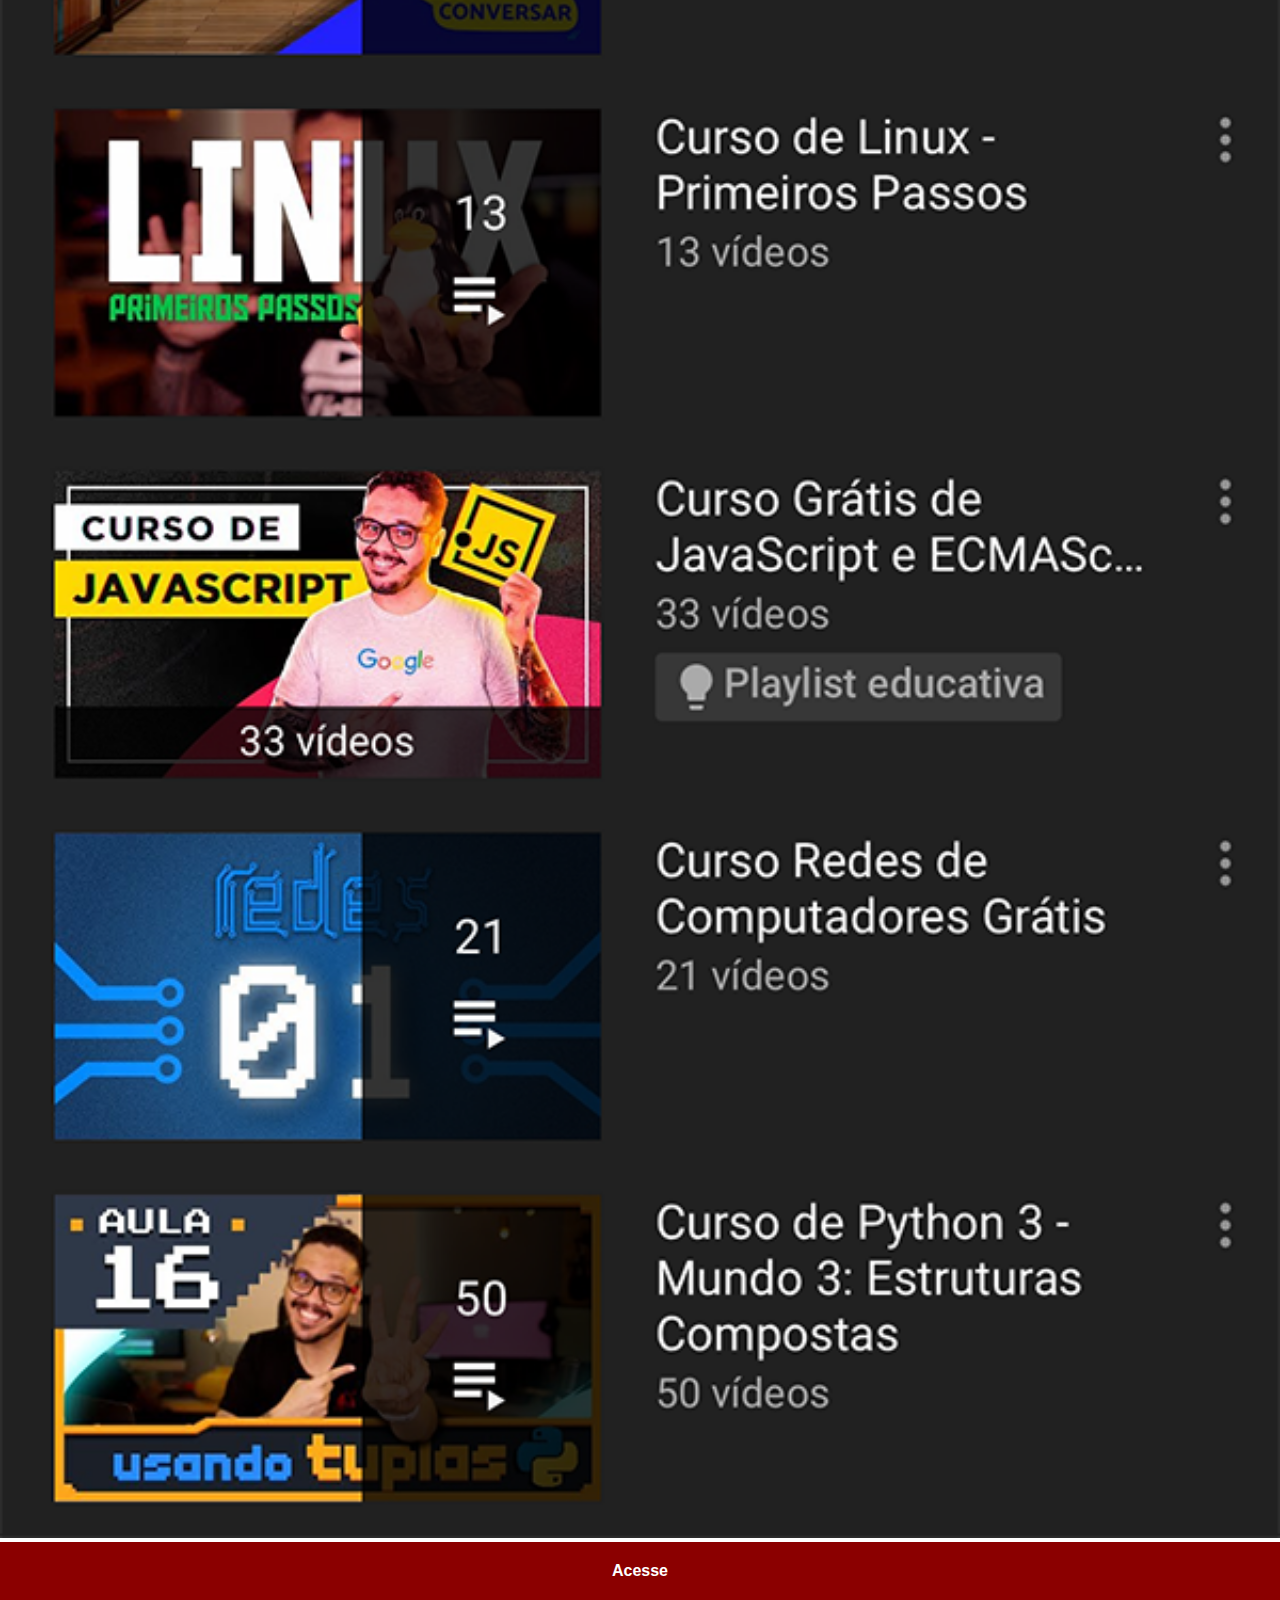
<file: youtube.html>
<!DOCTYPE html>
<html lang="en">
<head>
    <meta charset="UTF-8">
    <meta name="viewport" content="width=device-width, initial-scale=1.0">
    <title>Youtube</title>
    <link rel="stylesheet" href="estilos/social.css">
  
</head>

<body>
    <img src="imagens/tela-youtube.png" alt="">
    <a href="https://www.youtube.com/@CursoemVideo/videos" target="_blank">Acesse</a>
</body>
</html>
</file>
<file: estilos/style.css>
@charset "utf-8";
*{
    margin: 0px;
    padding: 0px;
    font-family: Arial, Helvetica, sans-serif;
}
html,body{
    height: 100vh;
    width: 100vw;
    
}
body{
    background: url('../imagens/fundo-madeira.jpg')no-repeat top center;
    background-size: cover;
    background-attachment: fixed;
}
main{
    height: 100vh;
    position: relative;
    
}
section#telefone{
    position: absolute;
    top: 50%;
    left: 50%;
    
    transform: translate(-50%, -50%);
    height: 627px;
    width: 311px;
    background: url('../imagens/frame-iphone.png') no-repeat;
    
}
iframe#tela{
    position: relative;
    top: 80px;
    left: 21px;
    width: 269px;
    height: 470px;
    

}
section#redes-sociais{
    text-align: right;
}
section#redes-sociais img{
    width: 50px;
    margin: 10px;
    border-radius: 50%;
    box-shadow: 2px 2px 5px rgba(0, 0, 0, 0.473);
    box-sizing: border-box;
}
section#redes-sociais img:hover{
    border: 2px solid rgba(255, 255, 255, 0.637);
    transform: translate(-4px, -4px);
    box-shadow: 5px 5px 10px rgba(0, 0, 0, 0.616);
    transition: transform 0.6s, border 0.6s;
}
</file>
<file: estilos/social.css>
@charset "utf-8";
*{
    margin: 0px;
    padding: 0px;
    font-family: Arial, Helvetica, sans-serif;
}
::-webkit-scrollbar{
    width: 0px;
    height: 0px;
}
img{
    width: 100vw;

}
a{
    display: block;
    background-color: darkred;
    padding: 20px;
    text-align: center;
    font-weight: bold;
    text-decoration: none;
    color: white;
}
a:hover{
    background-color: red;
}
</file>
